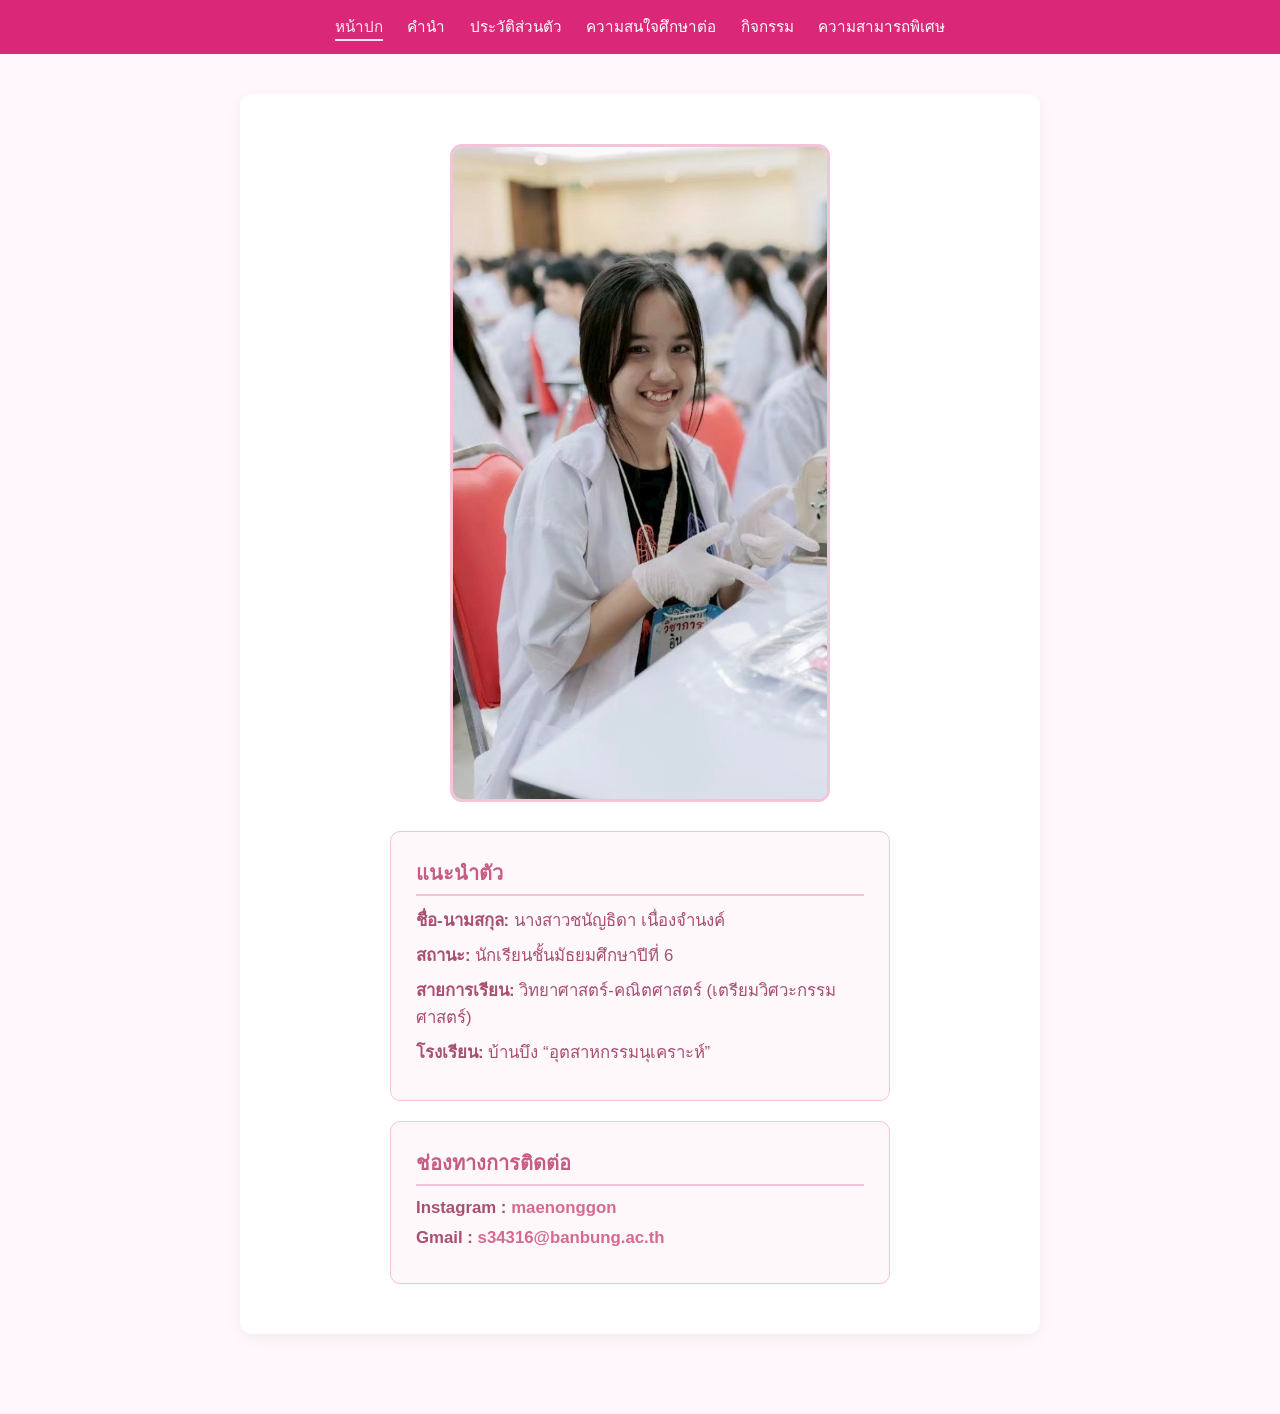
<file: index.html>
<!DOCTYPE html>
<html lang="th">
<head>
    <meta charset="UTF-8">
    <meta name="viewport" content="width=device-width, initial-scale=1.0">
    <title>Portfolio - หน้าปก</title>
    <style>
        * { box-sizing: border-box; margin: 0; padding: 0; }
        body { font-family: 'Sarabun', sans-serif; background: #fff7fb; color: #831843; padding-bottom: 40px; }
        
        /* แถบเมนูด้านบน */
        nav { background: #db2777; padding: 15px; text-align: center; }
        nav a { color: #fff; text-decoration: none; margin: 0 10px; font-weight: 500; font-size: 0.95rem; }
        nav a.active { color: #fce7f3; border-bottom: 2px solid #fce7f3; padding-bottom: 4px; }
        
        /* พื้นที่เนื้อหาหลัก */
        .container { max-width: 800px; margin: 40px auto; background: #fff; padding: 50px 30px; border-radius: 12px; text-align: center; box-shadow: 0 4px 15px rgba(0,0,0,0.05); }
        
        /* กล่องข้อมูลแนะนำตัว */
        .info-box { 
            background: #fff8fb; 
            padding: 25px; 
            border-radius: 10px; 
            display: block; 
            text-align: left; 
            border: 1px solid #f3c4d8; 
            margin: 0 auto 20px auto;
            max-width: 500px;
        }
        .info-box h2 { font-size: 1.25rem; color: #c75b83; margin-bottom: 12px; border-bottom: 2px solid #f3c4d8; padding-bottom: 5px; }
        .info-box p { font-size: 1.05rem; color: #a94f72; margin-bottom: 8px; line-height: 1.6; }
        
        /* กล่องช่องทางติดต่อ */
        .contact-box { 
            background: #fff8fb; 
            padding: 25px; 
            border-radius: 10px; 
            display: block; 
            text-align: left; 
            border: 1px solid #f3c4d8; 
            margin: 0 auto;
            max-width: 500px;
        }
        .contact-box h2 { font-size: 1.25rem; color: #c75b83; margin-bottom: 12px; border-bottom: 2px solid #f3c4d8; padding-bottom: 5px; }
        .contact-box p { font-size: 1.05rem; color: #a94f72; margin-bottom: 10px; }
        .contact-box a { color: #d66a91; text-decoration: none; font-weight: 600; }
        .contact-box a:hover { text-decoration: underline; }
    </style>
</head>
<body>

<!-- เมนูเปลี่ยนหน้า -->
<nav>
    <a href="index.html" class="active">หน้าปก</a>
    <a href="intro.html">คำนำ</a>
    <a href="profile.html">ประวัติส่วนตัว</a>
    <a href="education.html">ความสนใจศึกษาต่อ</a>
    <a href="activities.html">กิจกรรม</a>
    <a href="skills.html">ความสามารถพิเศษ</a>
</nav>

<div class="container">
    <!-- แสดงรูปตามสัดส่วนจริง ย่อขนาดความกว้างเหลือ 380px -->
    <img src="IMG_1691.jpeg" alt="รูปโปรไฟล์" style="width: 380px; max-width: 100%; height: auto; border-radius: 12px; border: 3px solid #f3c4d8; margin-bottom: 25px;">
    
    <!-- แนะนำตัว -->
    <div class="info-box">
        <h2> แนะนำตัว</h2>
        <p><strong>ชื่อ-นามสกุล:</strong> นางสาวชนัญธิดา เนื่องจำนงค์</p>
        <p><strong>สถานะ:</strong> นักเรียนชั้นมัธยมศึกษาปีที่ 6</p>
        <p><strong>สายการเรียน:</strong> วิทยาศาสตร์-คณิตศาสตร์ (เตรียมวิศวะกรรมศาสตร์)</p>
        <p><strong>โรงเรียน:</strong> บ้านบึง “อุตสาหกรรมนุเคราะห์”</p>
    </div>

    <!-- ช่องทางติดต่อ -->
    <div class="contact-box">
        <h2> ช่องทางการติดต่อ</h2>
        <p> <strong>Instagram :</strong> <a href="https://instagram.com/maenonggon" target="_blank">maenonggon</a></p>
        <p> <strong>Gmail :</strong> <a href="mailto:s34316@banbung.ac.th">s34316@banbung.ac.th</a></p>
    </div>
</div>

</body>
</html>
</file>
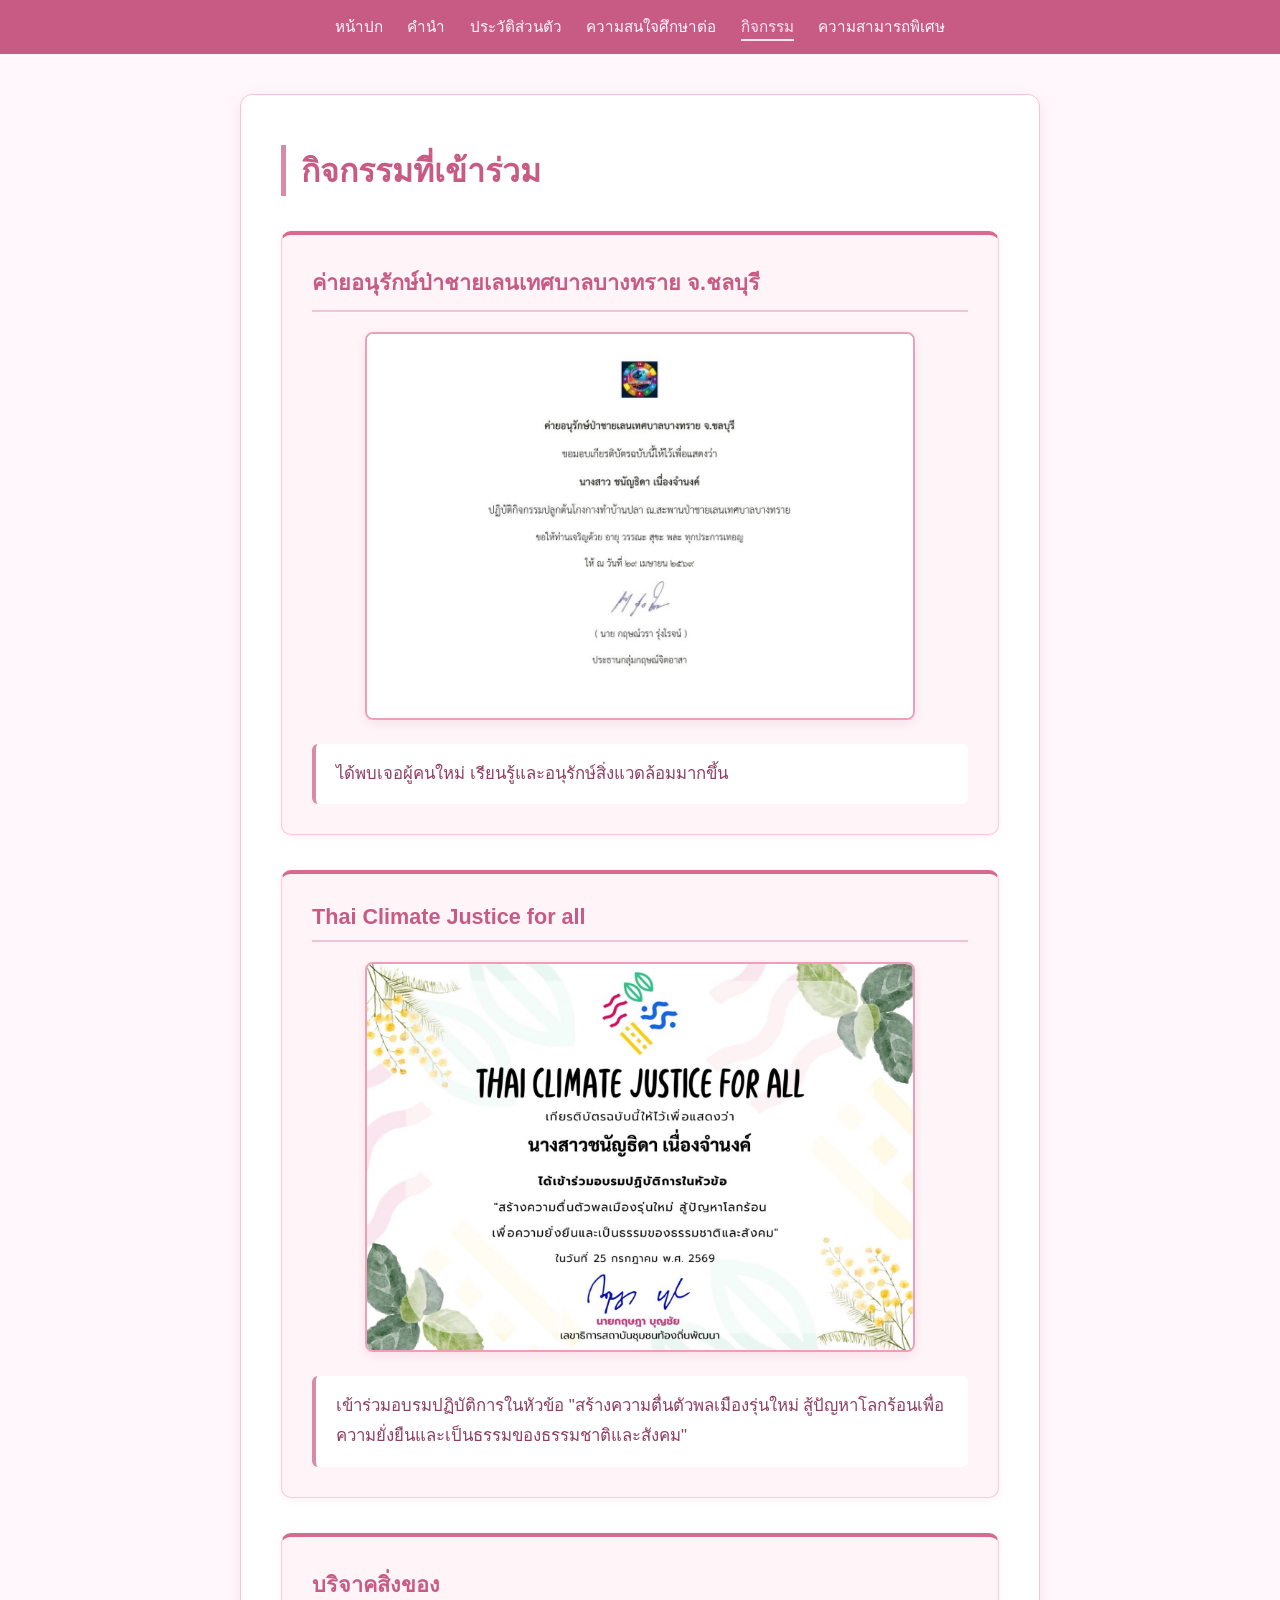
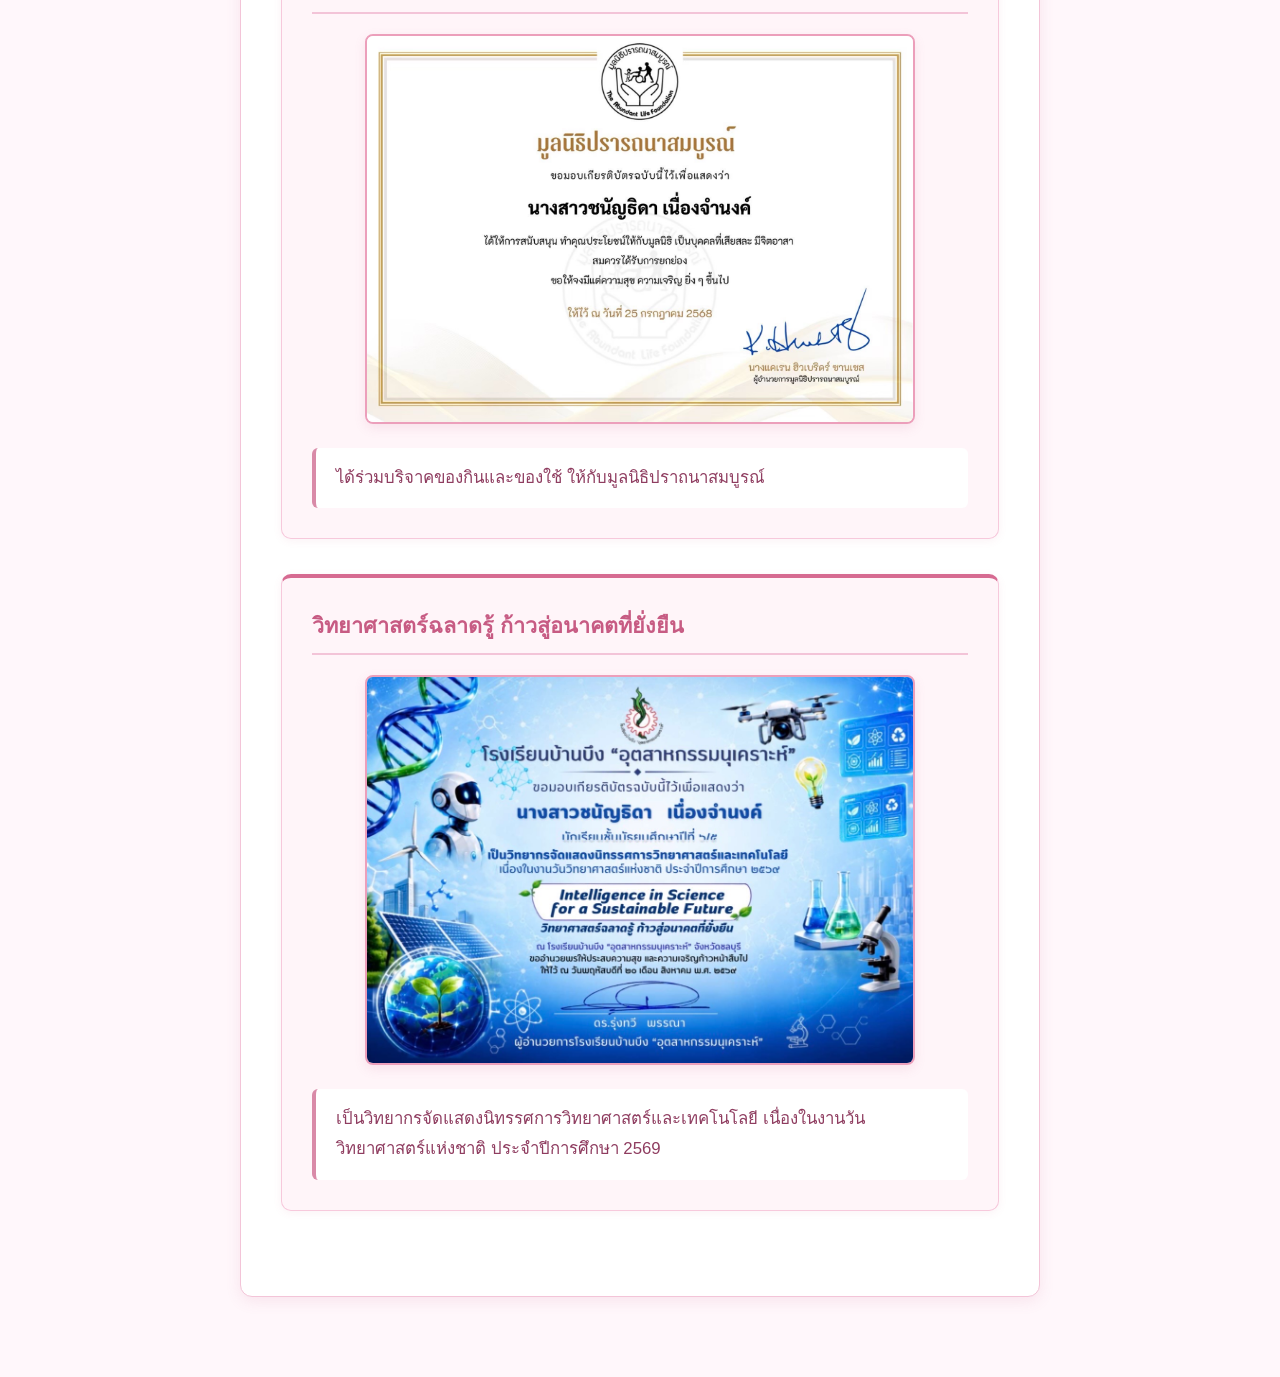
<file: activities.html>
<!DOCTYPE html>
<html lang="th">
<head>
    <meta charset="UTF-8">
    <meta name="viewport" content="width=device-width, initial-scale=1.0">
    <title>Portfolio - กิจกรรมที่เข้าร่วม</title>
    <style>
        * { box-sizing: border-box; margin: 0; padding: 0; }

        body {
            font-family: 'Sarabun', sans-serif;
            background: #fff7fb;
            color: #8f3d60;
            padding-bottom: 40px;
        }

        /* แถบเมนูด้านบน */
        nav {
            background: #c75b83;
            padding: 15px;
            text-align: center;
        }

        nav a {
            color: #fff8fb;
            text-decoration: none;
            margin: 0 10px;
            font-weight: 500;
            font-size: 0.95rem;
        }

        nav a.active {
            color: #ffe4ef;
            border-bottom: 2px solid #ffe4ef;
            padding-bottom: 4px;
        }

        /* พื้นที่เนื้อหาหลัก */
        .container {
            max-width: 800px;
            margin: 40px auto;
            background: #fff;
            padding: 50px 40px;
            border-radius: 12px;
            border: 1px solid #f3c4d8;
            box-shadow: 0 4px 15px rgba(199, 91, 131, 0.12);
        }

        h1 {
            color: #c75b83;
            font-size: 2rem;
            border-left: 5px solid #d98aa8;
            padding-left: 15px;
            margin-bottom: 35px;
        }

        /* การ์ดกิจกรรมแต่ละรายการ */
        .activity-card {
            background: #fff5f9;
            border: 1px solid #f7c9dc;
            border-top: 4px solid #d66a91;
            border-radius: 10px;
            padding: 30px;
            margin-bottom: 35px;
            text-align: center;
            box-shadow: 0 2px 8px rgba(199, 91, 131, 0.08);
        }

        .activity-card h2 {
            font-size: 1.35rem;
            color: #c75b83;
            margin-bottom: 20px;
            text-align: left;
            border-bottom: 2px solid #f3c4d8;
            padding-bottom: 10px;
        }

        /* กล่องรูปภาพขนาดใหญ่ */
        .activity-img-box {
            margin-bottom: 20px;
        }

        .activity-img-box img {
            width: 100%;
            max-width: 550px;
            height: auto;
            border-radius: 8px;
            border: 2px solid #ec9fbb;
            box-shadow: 0 4px 12px rgba(199, 91, 131, 0.12);
        }

        .activity-card p {
            font-size: 1.05rem;
            line-height: 1.8;
            color: #8f3d60;
            text-align: left;
            background: #fff;
            padding: 15px 20px;
            border-radius: 6px;
            border-left: 4px solid #d98aa8;
        }
    </style>
</head>

<body>

<!-- เมนูเปลี่ยนหน้า -->
<nav>
    <a href="index.html">หน้าปก</a>
    <a href="intro.html">คำนำ</a>
    <a href="profile.html">ประวัติส่วนตัว</a>
    <a href="education.html">ความสนใจศึกษาต่อ</a>
    <a href="activities.html" class="active">กิจกรรม</a>
    <a href="skills.html">ความสามารถพิเศษ</a>
</nav>

<div class="container">

    <h1>กิจกรรมที่เข้าร่วม</h1>

    <!-- กิจกรรมที่ 1 -->
    <div class="activity-card">
        <h2>ค่ายอนุรักษ์ป่าชายเลนเทศบาลบางทราย จ.ชลบุรี</h2>

        <div class="activity-img-box">
            <img src="IMG_1796.jpeg" alt="เข้าร่วมโครงการกับกลุ่มอาสาไทยแลนด์">
        </div>

        <p>
           ได้พบเจอผู้คนใหม่ เรียนรู้และอนุรักษ์สิ่งแวดล้อมมากขึ้น
        </p>
    </div>

    <!-- กิจกรรมที่ 2 -->
    <div class="activity-card">
        <h2>Thai Climate Justice for all</h2>

        <div class="activity-img-box">
            <img src="IMG_1798.jpeg" alt="Thai Climate Justice for all">
        </div>

        <p>
            เข้าร่วมอบรมปฏิบัติการในหัวข้อ "สร้างความตื่นตัวพลเมืองรุ่นใหม่ สู้ปัญหาโลกร้อนเพื่อความยั่งยืนและเป็นธรรมของธรรมชาติและสังคม"
        </p>
    </div>

    <!-- กิจกรรมที่ 3 -->
    <div class="activity-card">
        <h2>บริจาคสิ่งของ</h2>

        <div class="activity-img-box">
            <img src="IMG_1692.jpeg" alt="บริจาคสิ่งของ">
        </div>

        <p>
            ได้ร่วมบริจาคของกินและของใช้ ให้กับมูลนิธิปราถนาสมบูรณ์
        </p>
    </div>

        <!-- กิจกรรมที่ 4 -->
    <div class="activity-card">
        <h2>วิทยาศาสตร์ฉลาดรู้ ก้าวสู่อนาคตที่ยั่งยืน</h2>

        <div class="activity-img-box">
            <img src="IMG_1801.jpeg" alt="วิทยาศาสตร์ฉลาดรู้ ก้าวสู่อนาคตที่ยั่งยืน">
        </div>

        <p>
           เป็นวิทยากรจัดแสดงนิทรรศการวิทยาศาสตร์และเทคโนโลยี เนื่องในงานวันวิทยาศาสตร์แห่งชาติ ประจำปีการศึกษา 2569
        </p>
    </div>

</body>
</html>
</file>
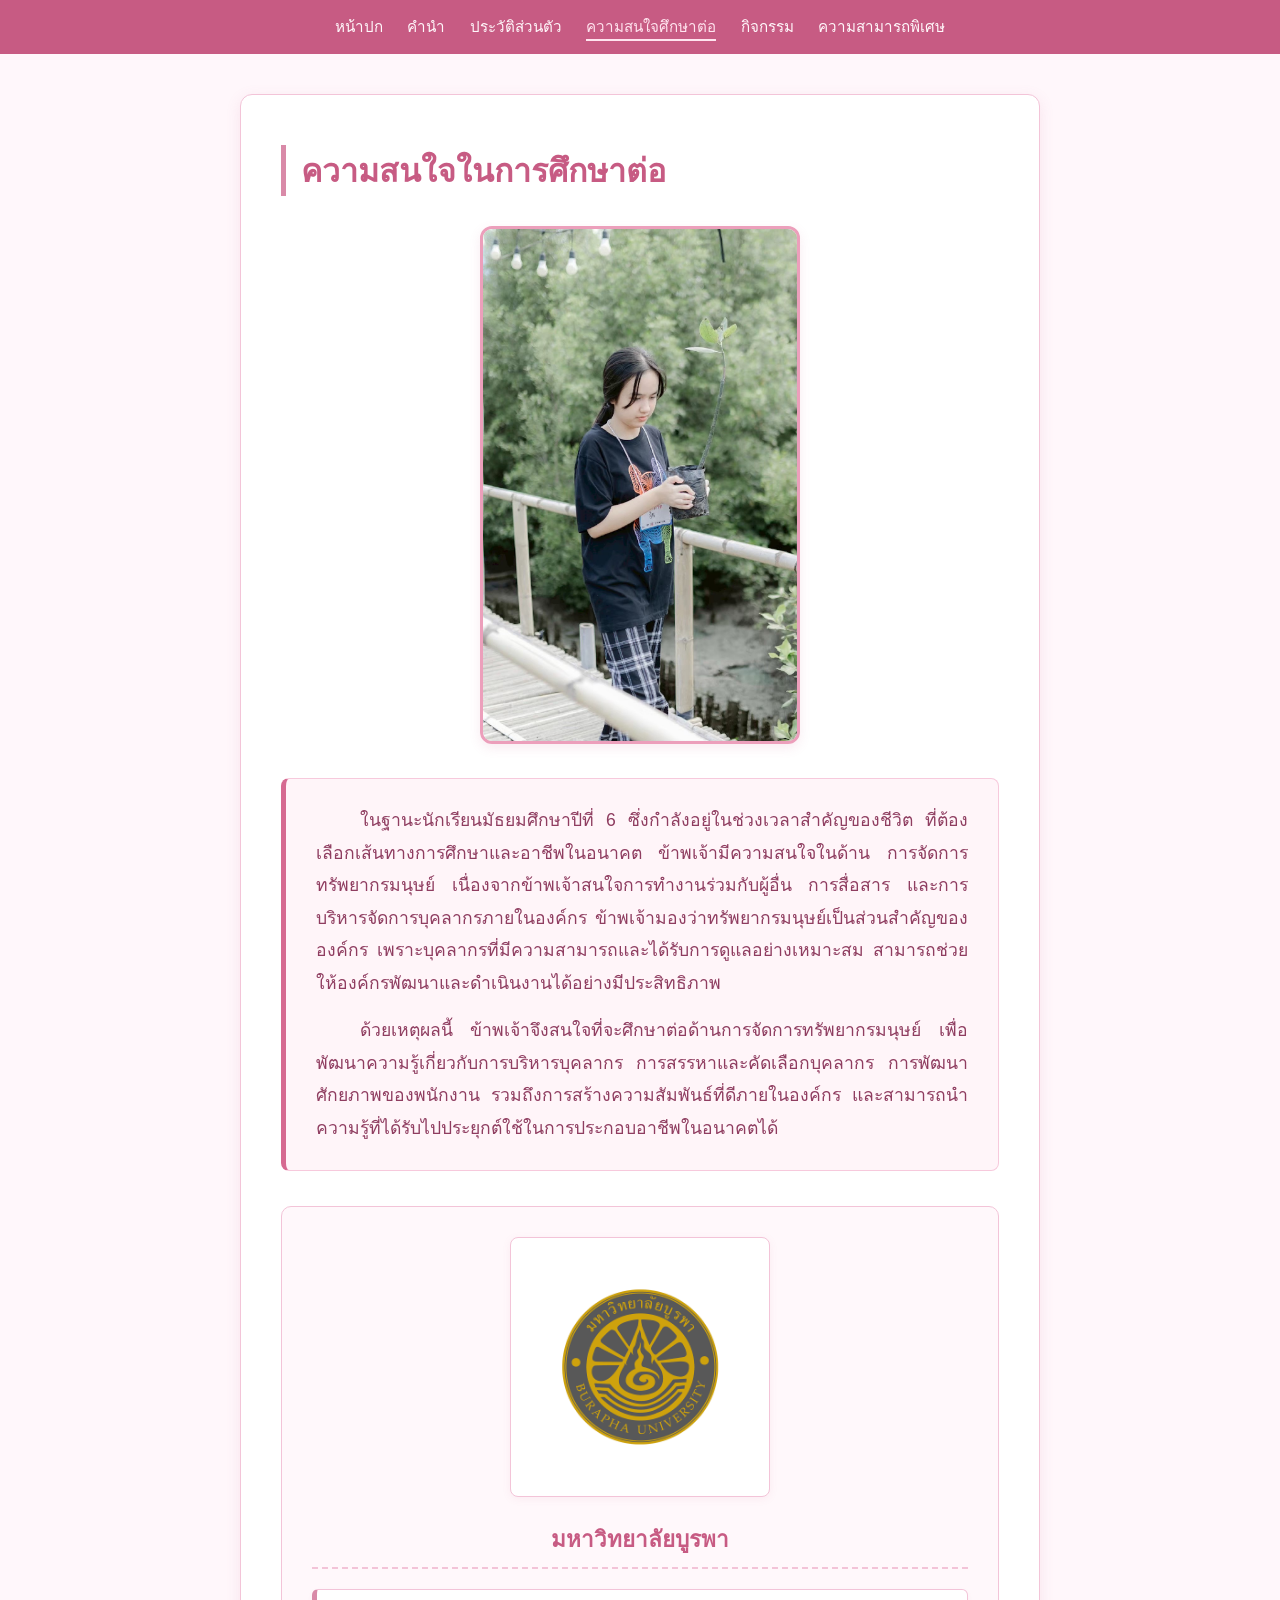
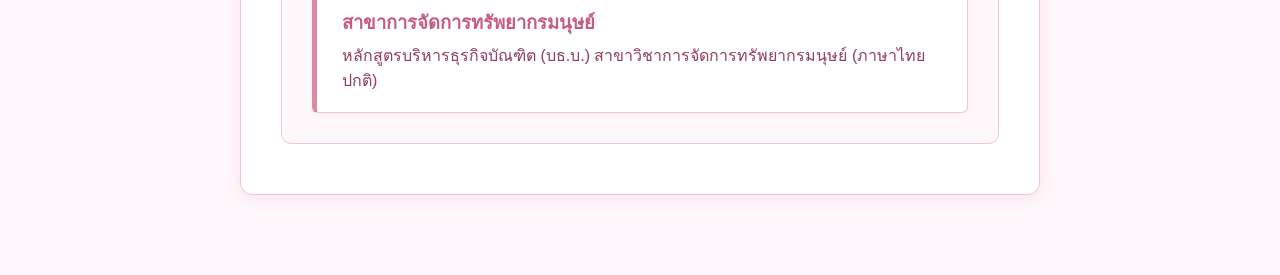
<file: education.html>
<!DOCTYPE html>
<html lang="th">
<head>
    <meta charset="UTF-8">
    <meta name="viewport" content="width=device-width, initial-scale=1.0">
    <title>Portfolio - ความสนใจศึกษาต่อ</title>
    <style>
        * { box-sizing: border-box; margin: 0; padding: 0; }

        body {
            font-family: 'Sarabun', sans-serif;
            background: #fff7fb;
            color: #8f3d60;
            padding-bottom: 40px;
        }

        /* แถบเมนูด้านบน */
        nav {
            background: #c75b83;
            padding: 15px;
            text-align: center;
        }

        nav a {
            color: #fff8fb;
            text-decoration: none;
            margin: 0 10px;
            font-weight: 500;
            font-size: 0.95rem;
        }

        nav a.active {
            color: #ffe4ef;
            border-bottom: 2px solid #ffe4ef;
            padding-bottom: 4px;
        }

        /* พื้นที่เนื้อหาหลัก */
        .container {
            max-width: 800px;
            margin: 40px auto;
            background: #fff;
            padding: 50px 40px;
            border-radius: 12px;
            border: 1px solid #f3c4d8;
            box-shadow: 0 4px 15px rgba(199, 91, 131, 0.12);
        }

        h1 {
            color: #c75b83;
            font-size: 2rem;
            border-left: 5px solid #d98aa8;
            padding-left: 15px;
            margin-bottom: 30px;
        }

        /* รูปภาพประกอบบทความ */
        .featured-img-box {
            text-align: center;
            margin-bottom: 30px;
        }

        .featured-img-box img {
            width: 320px;
            max-width: 100%;
            height: auto;
            border-radius: 12px;
            border: 3px solid #ec9fbb;
            box-shadow: 0 4px 12px rgba(199, 91, 131, 0.12);
        }

        /* เนื้อหาความสนใจ */
        .article-card {
            background: #fff5f9;
            border: 1px solid #f7c9dc;
            border-left: 5px solid #d66a91;
            padding: 25px 30px;
            border-radius: 8px;
            margin-bottom: 35px;
        }

        .article-card p {
            font-size: 1.1rem;
            line-height: 1.85;
            color: #8f3d60;
            text-align: justify;
            text-indent: 2.5em;
            margin-bottom: 15px;
        }

        .article-card p:last-child {
            margin-bottom: 0;
        }

        /* ส่วนสถาบันและคณะที่สนใจ */
        .target-section {
            background: #fff8fb;
            border: 1px solid #f3c4d8;
            padding: 30px;
            border-radius: 10px;
        }

        /* ช่องใส่รูปตราสัญลักษณ์มหาวิทยาลัย */
        .uni-img-box {
            text-align: center;
            margin-bottom: 20px;
        }

        .uni-img-box img {
            max-width: 260px;
            width: 100%;
            height: auto;
            border-radius: 8px;
            background: #fff;
            padding: 10px;
            border: 1px solid #f3c4d8;
            box-shadow: 0 2px 8px rgba(199, 91, 131, 0.08);
        }

        .faculty-title {
            text-align: center;
            font-size: 1.4rem;
            color: #c75b83;
            margin-bottom: 20px;
            padding-bottom: 10px;
            border-bottom: 2px dashed #f3c4d8;
        }

        /* รายการสาขาวิชาต่อเรียงลงมา */
        .major-list {
            display: flex;
            flex-direction: column;
            gap: 15px;
        }

        .major-item {
            background: #fff;
            border-left: 5px solid #d98aa8;
            border-top: 1px solid #f3c4d8;
            border-right: 1px solid #f3c4d8;
            border-bottom: 1px solid #f3c4d8;
            padding: 18px 25px;
            border-radius: 6px;
            box-shadow: 0 2px 5px rgba(199, 91, 131, 0.06);
        }

        .major-item h3 {
            font-size: 1.15rem;
            color: #c75b83;
            margin-bottom: 6px;
        }

        .major-item p {
            font-size: 1rem;
            color: #8f3d60;
            line-height: 1.6;
        }
    </style>
</head>

<body>

<!-- เมนูเปลี่ยนหน้า -->
<nav>
    <a href="index.html">หน้าปก</a>
    <a href="intro.html">คำนำ</a>
    <a href="profile.html">ประวัติส่วนตัว</a>
    <a href="education.html" class="active">ความสนใจศึกษาต่อ</a>
    <a href="activities.html">กิจกรรม</a>
    <a href="skills.html">ความสามารถพิเศษ</a>
</nav>

<div class="container">

    <h1>ความสนใจในการศึกษาต่อ</h1>

    <!-- 1. รูปภาพประกอบบทความ -->
    <div class="featured-img-box">
        <img src="IMG_1795.jpeg" alt="รูปประกอบความสนใจ">
    </div>

    <!-- 2. แรงบันดาลใจและความสนใจ -->
    <div class="article-card">

        <p>
            ในฐานะนักเรียนมัธยมศึกษาปีที่ 6 ซึ่งกำลังอยู่ในช่วงเวลาสำคัญของชีวิต
            ที่ต้องเลือกเส้นทางการศึกษาและอาชีพในอนาคต ข้าพเจ้ามีความสนใจในด้าน
            การจัดการทรัพยากรมนุษย์ เนื่องจากข้าพเจ้าสนใจการทำงานร่วมกับผู้อื่น
            การสื่อสาร และการบริหารจัดการบุคลากรภายในองค์กร
            ข้าพเจ้ามองว่าทรัพยากรมนุษย์เป็นส่วนสำคัญขององค์กร
            เพราะบุคลากรที่มีความสามารถและได้รับการดูแลอย่างเหมาะสม
            สามารถช่วยให้องค์กรพัฒนาและดำเนินงานได้อย่างมีประสิทธิภาพ
        </p>

        <p>
            ด้วยเหตุผลนี้ ข้าพเจ้าจึงสนใจที่จะศึกษาต่อด้านการจัดการทรัพยากรมนุษย์
            เพื่อพัฒนาความรู้เกี่ยวกับการบริหารบุคลากร การสรรหาและคัดเลือกบุคลากร
            การพัฒนาศักยภาพของพนักงาน รวมถึงการสร้างความสัมพันธ์ที่ดีภายในองค์กร
            และสามารถนำความรู้ที่ได้รับไปประยุกต์ใช้ในการประกอบอาชีพในอนาคตได้
        </p>

    </div>

    <!-- 3. คณะ/สาขา/มหาวิทยาลัย ที่สนใจ -->
    <div class="target-section">

        <!-- ช่องใส่รูปตราสัญลักษณ์มหาวิทยาลัย -->
        <div class="uni-img-box">
            <img src="IMG_1794.jpeg" alt="ตราสัญลักษณ์มหาวิทยาลัย">
        </div>

        <!-- ชื่อมหาวิทยาลัย -->
        <h2 class="faculty-title">
            มหาวิทยาลัยบูรพา
        </h2>

        <!-- รายการสาขาวิชาเรียงต่อกันลงมา -->
        <div class="major-list">

            <div class="major-item">
                <h3> สาขาการจัดการทรัพยากรมนุษย์</h3>
                <p>
                    หลักสูตรบริหารธุรกิจบัณฑิต (บธ.บ.) สาขาวิชาการจัดการทรัพยากรมนุษย์ (ภาษาไทย ปกติ)
                </p>
            </div>

        </div>

    </div>

</div>

</body>
</html>
</file>
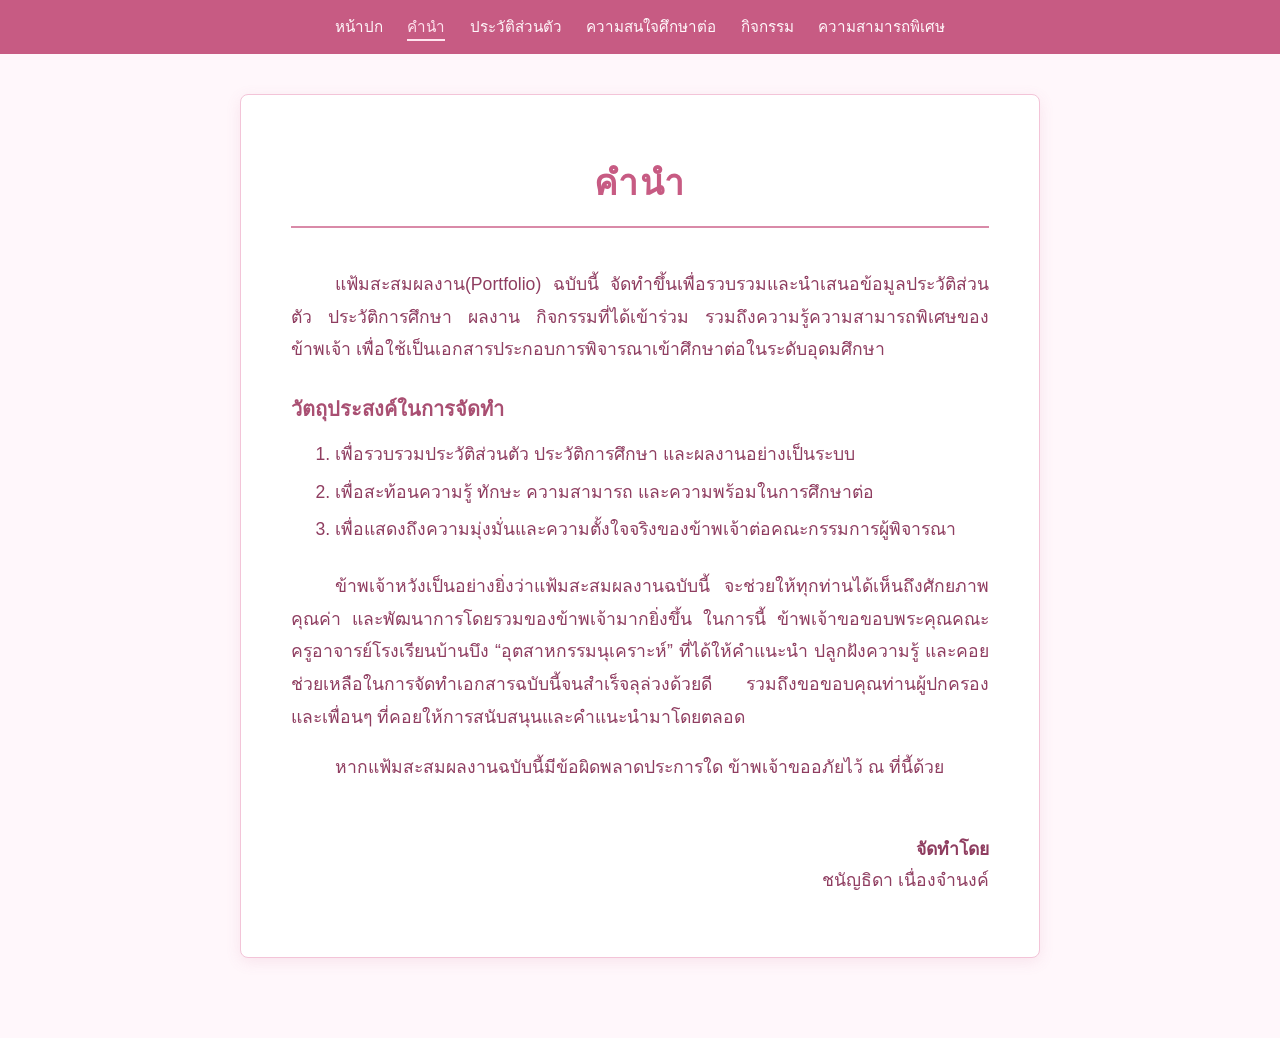
<file: intro.html>
<!DOCTYPE html>
<html lang="th">
<head>
    <meta charset="UTF-8">
    <meta name="viewport" content="width=device-width, initial-scale=1.0">
    <title>Portfolio - คำนำ</title>
    <style>
        * { box-sizing: border-box; margin: 0; padding: 0; }

        body { 
            font-family: 'Sarabun', sans-serif; 
            background: #fff7fb; 
            color: #8f3d60; 
            padding-bottom: 40px; 
        }
        
        /* แถบเมนูด้านบน */
        nav { 
            background: #c75b83; 
            padding: 15px; 
            text-align: center; 
        }

        nav a { 
            color: #fff8fb; 
            text-decoration: none; 
            margin: 0 10px; 
            font-weight: 500; 
            font-size: 0.95rem; 
        }

        nav a.active { 
            color: #ffe4ef; 
            border-bottom: 2px solid #ffe4ef; 
            padding-bottom: 4px; 
        }
        
        /* พื้นที่เนื้อหาหลักแบบเล่มรายงาน */
        .container { 
            max-width: 800px; 
            margin: 40px auto; 
            background: #ffffff; 
            padding: 60px 50px; 
            border-radius: 8px; 
            box-shadow: 0 4px 15px rgba(199,91,131,0.12); 
            border: 1px solid #f3c4d8;
        }
        
        .report-header { 
            text-align: center; 
            margin-bottom: 40px; 
            border-bottom: 2px solid #d98aa8; 
            padding-bottom: 15px; 
        }

        .report-header h1 { 
            font-size: 2.2rem; 
            color: #c75b83; 
            letter-spacing: 2px; 
        }
        
        .section-title { 
            font-size: 1.25rem; 
            font-weight: 600; 
            color: #a94f72; 
            margin-top: 25px; 
            margin-bottom: 12px; 
        }
        
        .content { 
            font-size: 1.1rem; 
            line-height: 1.85; 
            color: #8f3d60; 
            text-align: justify; 
        }

        .content p { 
            margin-bottom: 18px; 
            text-indent: 2.5em; 
        }
        
        .objective-list { 
            margin-left: 2.5em; 
            margin-bottom: 25px; 
        }

        .objective-list li { 
            margin-bottom: 8px; 
            line-height: 1.7; 
            color: #8f3d60;
        }
        
        .signature-block { 
            margin-top: 50px; 
            text-align: right; 
            font-size: 1.1rem; 
            color: #8f3d60; 
            line-height: 1.8; 
        }
    </style>
</head>
<body>

<!-- เมนูเปลี่ยนหน้า -->
<nav>
    <a href="index.html">หน้าปก</a>
    <a href="intro.html" class="active">คำนำ</a>
    <a href="profile.html">ประวัติส่วนตัว</a>
    <a href="education.html">ความสนใจศึกษาต่อ</a>
    <a href="activities.html">กิจกรรม</a>
    <a href="skills.html">ความสามารถพิเศษ</a>
</nav>

<div class="container">
    <div class="report-header">
        <h1>คำนำ</h1>
    </div>
    
    <div class="content">
        <p>แฟ้มสะสมผลงาน(Portfolio) ฉบับนี้ จัดทำขึ้นเพื่อรวบรวมและนำเสนอข้อมูลประวัติส่วนตัว ประวัติการศึกษา ผลงาน กิจกรรมที่ได้เข้าร่วม รวมถึงความรู้ความสามารถพิเศษของข้าพเจ้า เพื่อใช้เป็นเอกสารประกอบการพิจารณาเข้าศึกษาต่อในระดับอุดมศึกษา</p>
        
        <div class="section-title">วัตถุประสงค์ในการจัดทำ</div>
        <ol class="objective-list">
            <li>เพื่อรวบรวมประวัติส่วนตัว ประวัติการศึกษา และผลงานอย่างเป็นระบบ</li>
            <li>เพื่อสะท้อนความรู้ ทักษะ ความสามารถ และความพร้อมในการศึกษาต่อ</li>
            <li>เพื่อแสดงถึงความมุ่งมั่นและความตั้งใจจริงของข้าพเจ้าต่อคณะกรรมการผู้พิจารณา</li>
        </ol>

        <p>ข้าพเจ้าหวังเป็นอย่างยิ่งว่าแฟ้มสะสมผลงานฉบับนี้ จะช่วยให้ทุกท่านได้เห็นถึงศักยภาพ คุณค่า และพัฒนาการโดยรวมของข้าพเจ้ามากยิ่งขึ้น ในการนี้ ข้าพเจ้าขอขอบพระคุณคณะครูอาจารย์โรงเรียนบ้านบึง “อุตสาหกรรมนุเคราะห์” ที่ได้ให้คำแนะนำ ปลูกฝังความรู้ และคอยช่วยเหลือในการจัดทำเอกสารฉบับนี้จนสำเร็จลุล่วงด้วยดี รวมถึงขอขอบคุณท่านผู้ปกครองและเพื่อนๆ ที่คอยให้การสนับสนุนและคำแนะนำมาโดยตลอด</p>
        
        <p>หากแฟ้มสะสมผลงานฉบับนี้มีข้อผิดพลาดประการใด ข้าพเจ้าขออภัยไว้ ณ ที่นี้ด้วย</p>
    </div>

    <div class="signature-block">
        <p><strong>จัดทำโดย</strong></p>
        <p>ชนัญธิดา เนื่องจำนงค์</p>
    </div>
</div>

</body>
</html>
</file>
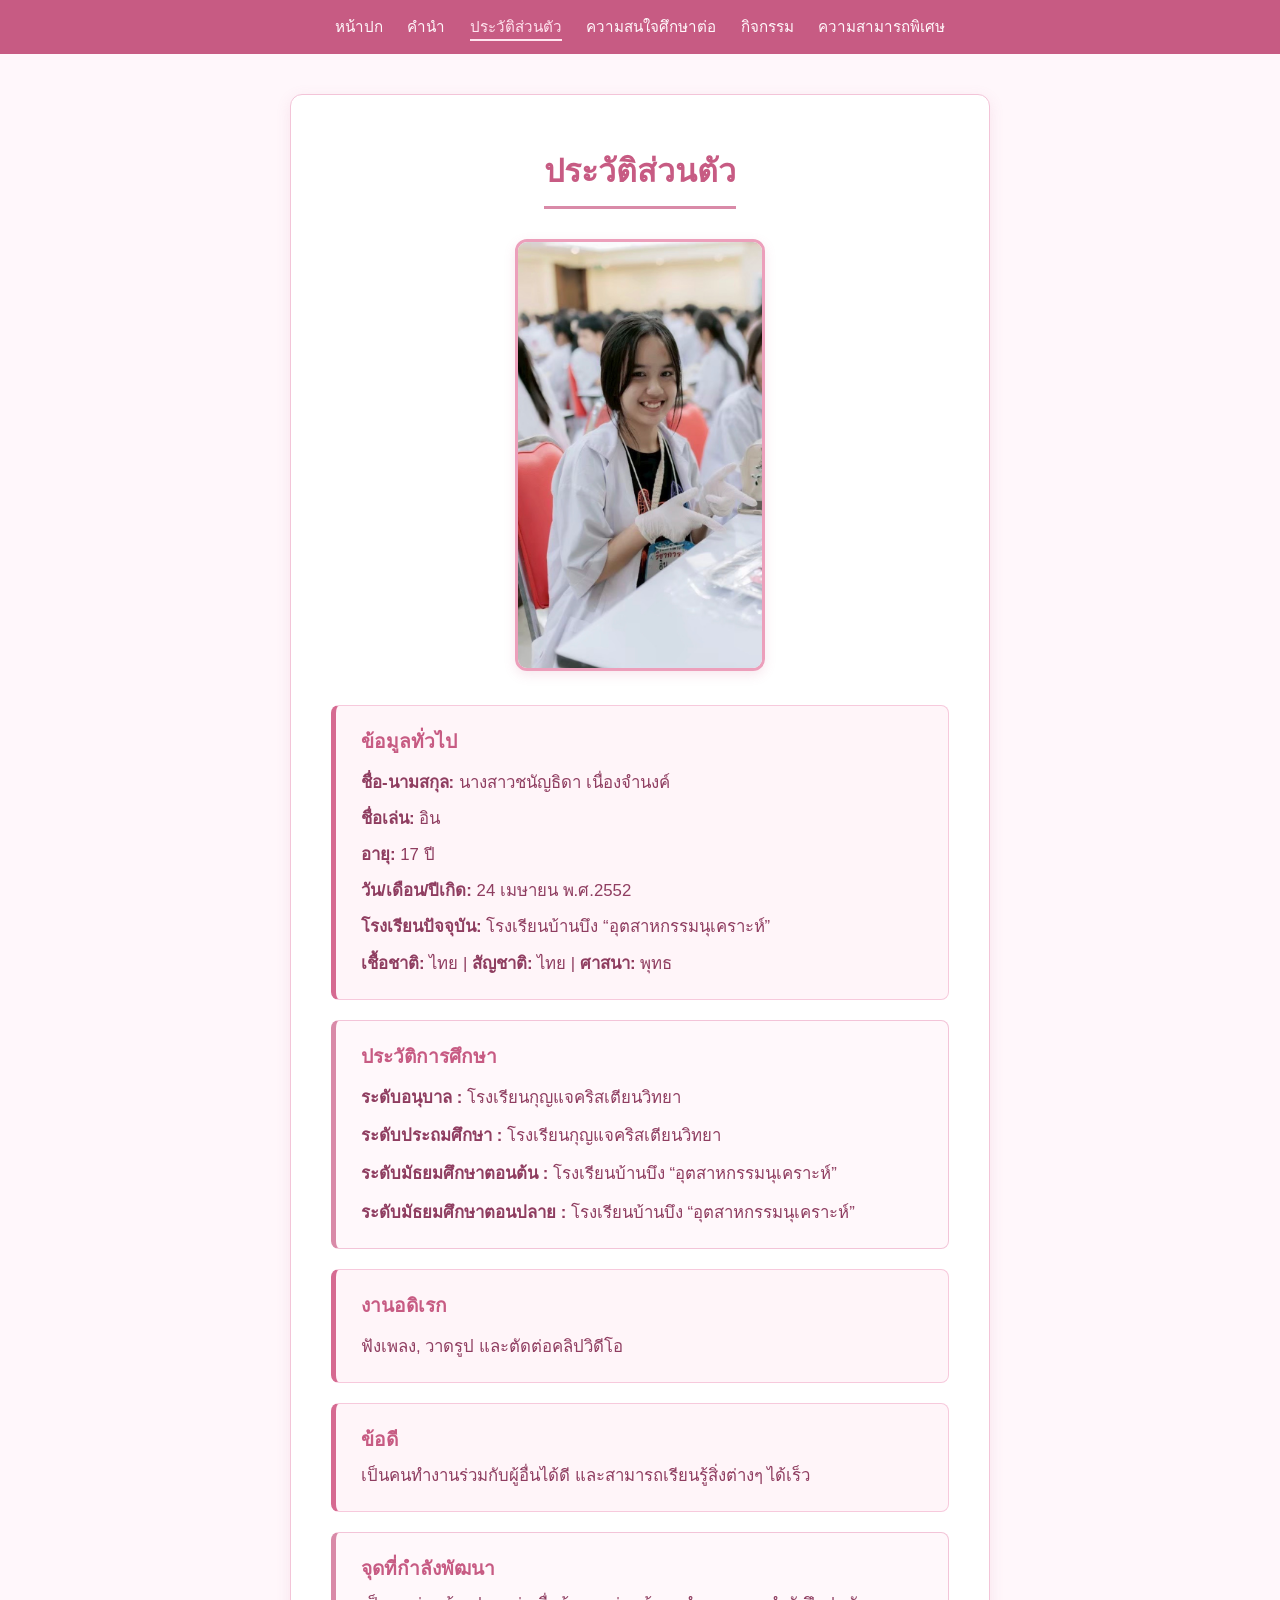
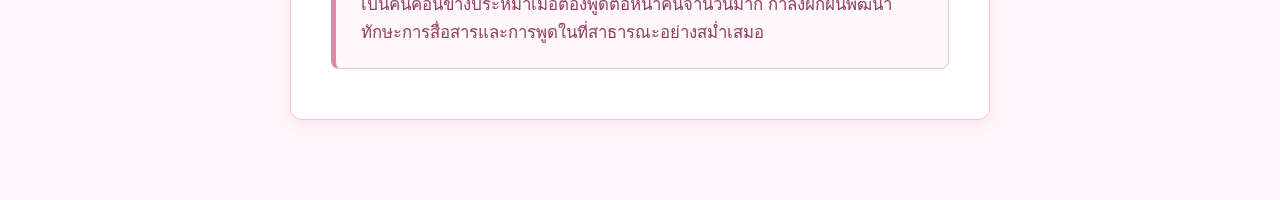
<file: profile.html>
<!DOCTYPE html>
<html lang="th">
<head>
    <meta charset="UTF-8">
    <meta name="viewport" content="width=device-width, initial-scale=1.0">
    <title>Portfolio - ประวัติส่วนตัว</title>
    <style>
        * { box-sizing: border-box; margin: 0; padding: 0; }

        body { 
            font-family: 'Sarabun', sans-serif; 
            background: #fff7fb; 
            color: #8f3d60; 
            padding-bottom: 40px; 
        }
        
        /* แถบเมนูด้านบน */
        nav { 
            background: #c75b83; 
            padding: 15px; 
            text-align: center; 
        }

        nav a { 
            color: #fff8fb; 
            text-decoration: none; 
            margin: 0 10px; 
            font-weight: 500; 
            font-size: 0.95rem; 
        }

        nav a.active { 
            color: #ffe4ef; 
            border-bottom: 2px solid #ffe4ef; 
            padding-bottom: 4px; 
        }
        
        /* พื้นที่เนื้อหาหลัก */
        .container { 
            max-width: 700px; 
            margin: 40px auto; 
            background: #ffffff; 
            padding: 50px 40px; 
            border-radius: 12px; 
            box-shadow: 0 4px 15px rgba(199,91,131,0.12); 
            text-align: center;
            border: 1px solid #f3c4d8;
        }
        
        h1 { 
            color: #c75b83; 
            font-size: 2rem; 
            border-bottom: 3px solid #d98aa8; 
            padding-bottom: 10px; 
            margin-bottom: 30px; 
            display: inline-block; 
        }
        
        /* ส่วนรูปภาพตรงกลาง */
        .profile-img-box { 
            margin-bottom: 30px; 
        }

        .profile-img-box img {
            width: 250px;
            height: auto;
            border-radius: 12px;
            border: 3px solid #ec9fbb;
            box-shadow: 0 4px 12px rgba(199,91,131,0.15);
        }
        
        /* กล่องข้อมูลทั่วไป */
        .info-card {
            background: #fff5f9;
            border: 1px solid #f7c9dc;
            border-left: 5px solid #d66a91;
            padding: 20px 25px;
            border-radius: 8px;
            margin-bottom: 20px;
            text-align: left;
        }

        .info-card h2 { 
            font-size: 1.2rem; 
            color: #c75b83; 
            margin-bottom: 12px; 
        }

        .info-card p { 
            font-size: 1.05rem; 
            color: #8f3d60; 
            line-height: 1.8; 
            margin-bottom: 6px; 
        }

        .info-card p:last-child { 
            margin-bottom: 0; 
        }
        
        /* กล่องประวัติการศึกษา */
        .education-card {
            background: #fff8fb;
            border: 1px solid #f3c4d8;
            border-left: 5px solid #d98aa8;
            padding: 20px 25px;
            border-radius: 8px;
            margin-bottom: 20px;
            text-align: left;
        }

        .education-card h2 { 
            font-size: 1.2rem; 
            color: #c75b83; 
            margin-bottom: 12px; 
        }

        .education-card p { 
            font-size: 1.05rem; 
            color: #8f3d60; 
            line-height: 1.8; 
            margin-bottom: 8px; 
        }

        .education-card p:last-child { 
            margin-bottom: 0; 
        }

        /* กล่องข้อดี */
        .advantage-card {
            background: #fff5f9;
            border: 1px solid #f7c9dc;
            border-left: 5px solid #d66a91;
            padding: 20px 25px;
            border-radius: 8px;
            margin-bottom: 20px;
            text-align: left;
        }

        .advantage-card h2 { 
            font-size: 1.2rem; 
            color: #c75b83; 
            margin-bottom: 8px; 
        }

        .advantage-card p { 
            font-size: 1.05rem; 
            color: #8f3d60; 
            line-height: 1.7; 
        }
        
        /* กล่องจุดที่กำลังพัฒนา */
        .improvement-card {
            background: #fff8fb;
            border: 1px solid #f3c4d8;
            border-left: 5px solid #d98aa8;
            padding: 20px 25px;
            border-radius: 8px;
            text-align: left;
        }

        .improvement-card h2 { 
            font-size: 1.2rem; 
            color: #c75b83; 
            margin-bottom: 8px; 
        }

        .improvement-card p { 
            font-size: 1.05rem; 
            color: #8f3d60; 
            line-height: 1.7; 
        }
    </style>
</head>
<body>

<!-- เมนูเปลี่ยนหน้า -->
<nav>
    <a href="index.html">หน้าปก</a>
    <a href="intro.html">คำนำ</a>
    <a href="profile.html" class="active">ประวัติส่วนตัว</a>
    <a href="education.html">ความสนใจศึกษาต่อ</a>
    <a href="activities.html">กิจกรรม</a>
    <a href="skills.html">ความสามารถพิเศษ</a>
</nav>

<div class="container">
    <h1>ประวัติส่วนตัว</h1>
    
    <!-- 1. รูปภาพ -->
    <div class="profile-img-box">
        <img src="IMG_1691.jpeg" alt="รูปโปรไฟล์">
    </div>
    
    <!-- 2. ข้อมูลส่วนตัว -->
    <div class="info-card">
        <h2>ข้อมูลทั่วไป</h2>
        <p><strong>ชื่อ-นามสกุล:</strong> นางสาวชนัญธิดา เนื่องจำนงค์</p>
        <p><strong>ชื่อเล่น:</strong> อิน</p>
        <p><strong>อายุ:</strong> 17 ปี</p>
        <p><strong>วัน/เดือน/ปีเกิด:</strong> 24 เมษายน พ.ศ.2552</p>
        <p><strong>โรงเรียนปัจจุบัน:</strong> โรงเรียนบ้านบึง “อุตสาหกรรมนุเคราะห์”</p>
        <p><strong>เชื้อชาติ:</strong> ไทย | <strong>สัญชาติ:</strong> ไทย | <strong>ศาสนา:</strong> พุทธ</p>
    </div>

    <!-- 3. ประวัติการศึกษา -->
    <div class="education-card">
        <h2>ประวัติการศึกษา</h2>
        <p><strong>ระดับอนุบาล :</strong> โรงเรียนกุญแจคริสเตียนวิทยา</p>
        <p><strong>ระดับประถมศึกษา :</strong> โรงเรียนกุญแจคริสเตียนวิทยา</p>
        <p><strong>ระดับมัธยมศึกษาตอนต้น :</strong> โรงเรียนบ้านบึง “อุตสาหกรรมนุเคราะห์”</p>
        <p><strong>ระดับมัธยมศึกษาตอนปลาย :</strong> โรงเรียนบ้านบึง “อุตสาหกรรมนุเคราะห์”</p>
    </div>

    <!-- 4. งานอดิเรก -->
    <div class="info-card">
        <h2>งานอดิเรก</h2>
        <p>ฟังเพลง, วาดรูป และตัดต่อคลิปวิดีโอ</p>
    </div>

    <!-- 5. ข้อดี -->
    <div class="advantage-card">
        <h2>ข้อดี</h2>
        <p>เป็นคนทำงานร่วมกับผู้อื่นได้ดี และสามารถเรียนรู้สิ่งต่างๆ ได้เร็ว</p>
    </div>

    <!-- 6. จุดที่กำลังพัฒนา -->
    <div class="improvement-card">
        <h2>จุดที่กำลังพัฒนา</h2>
        <p>เป็นคนค่อนข้างประหม่าเมื่อต้องพูดต่อหน้าคนจำนวนมาก กำลังฝึกฝนพัฒนาทักษะการสื่อสารและการพูดในที่สาธารณะอย่างสม่ำเสมอ</p>
    </div>
</div>

</body>
</html>
</file>
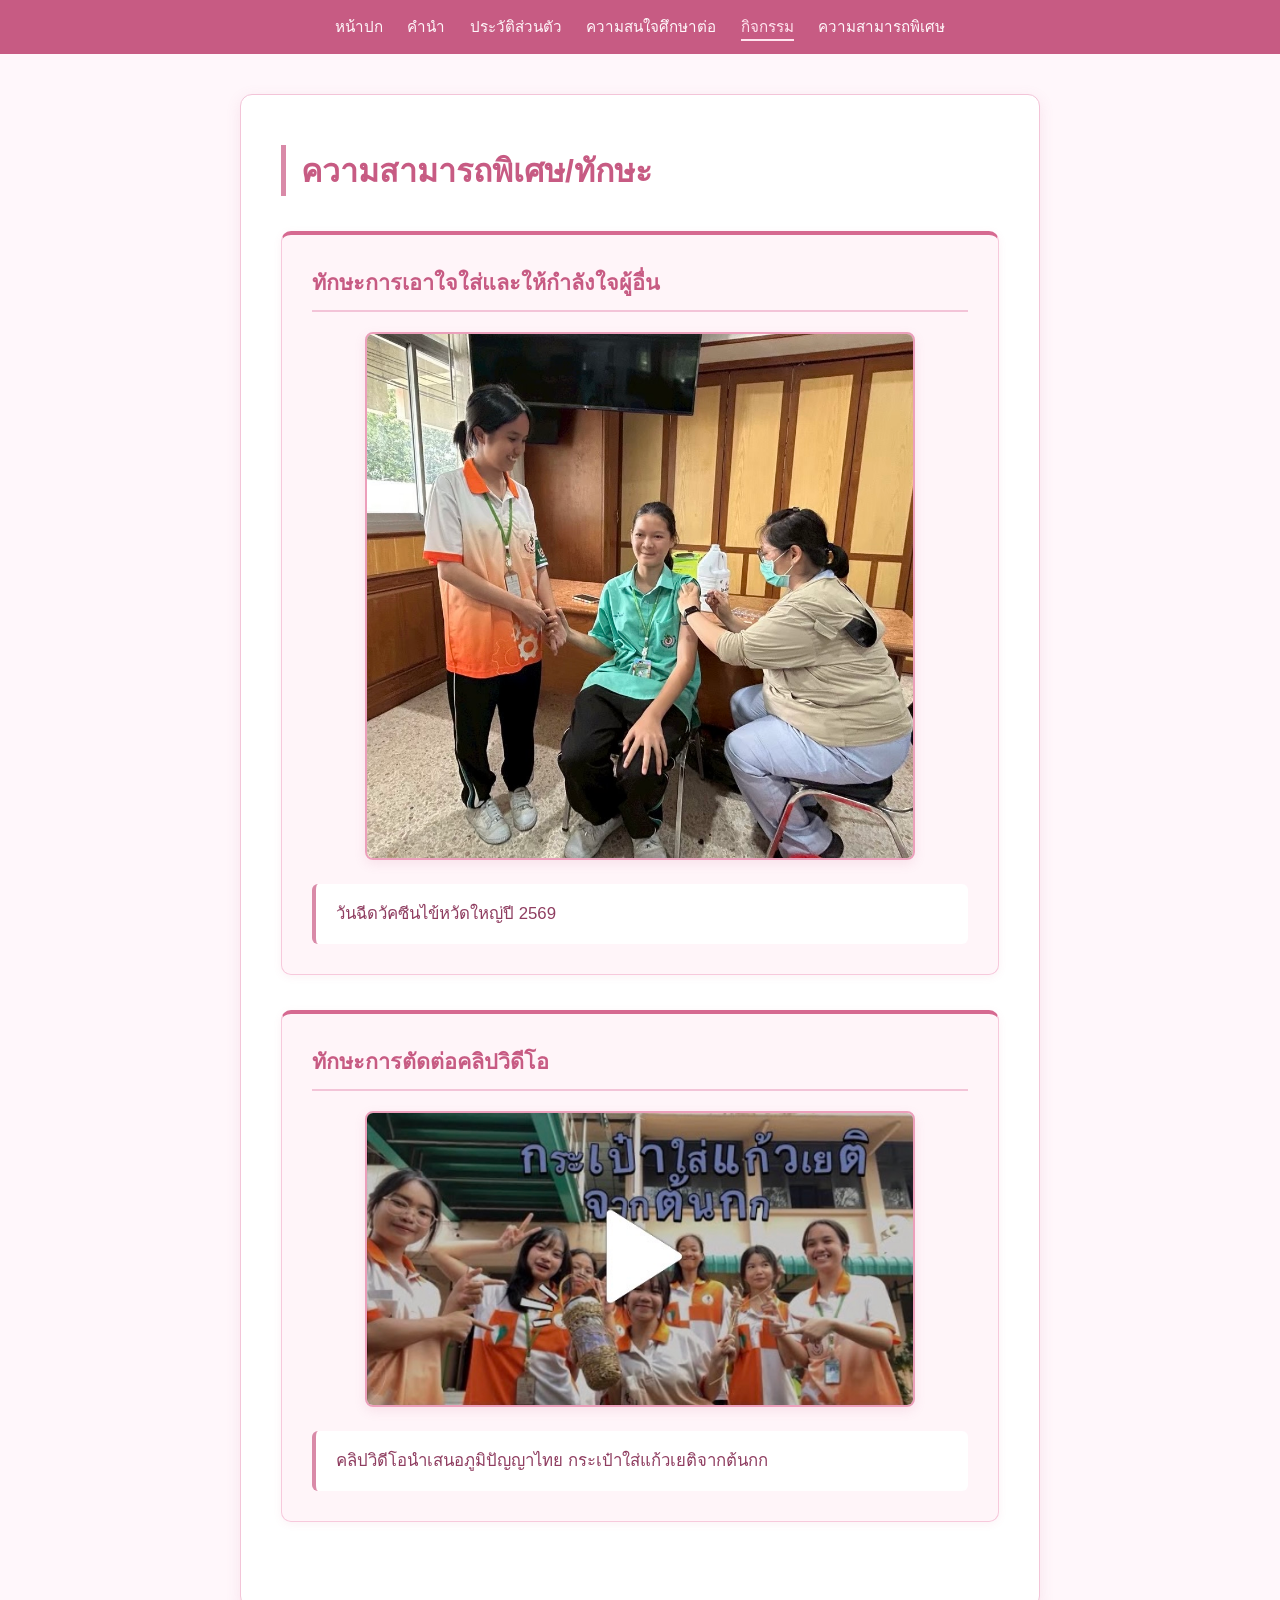
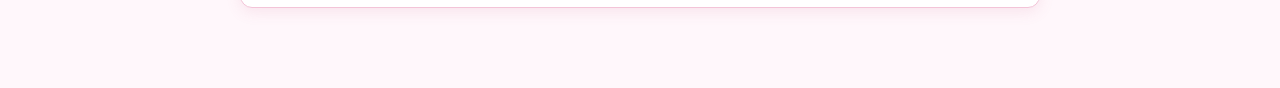
<file: skills.html>
<!DOCTYPE html>
<html lang="th">
<head>
    <meta charset="UTF-8">
    <meta name="viewport" content="width=device-width, initial-scale=1.0">
    <title>Portfolio - กิจกรรมที่เข้าร่วม</title>

    <style>
        * {
            box-sizing: border-box;
            margin: 0;
            padding: 0;
        }

        body {
            font-family: 'Sarabun', sans-serif;
            background: #fff7fb;
            color: #8f3d60;
            padding-bottom: 40px;
        }

        /* แถบเมนูด้านบน */
        nav {
            background: #c75b83;
            padding: 15px;
            text-align: center;
        }

        nav a {
            color: #fff8fb;
            text-decoration: none;
            margin: 0 10px;
            font-weight: 500;
            font-size: 0.95rem;
        }

        nav a.active {
            color: #ffe4ef;
            border-bottom: 2px solid #ffe4ef;
            padding-bottom: 4px;
        }

        /* พื้นที่เนื้อหาหลัก */
        .container {
            max-width: 800px;
            margin: 40px auto;
            background: #fff;
            padding: 50px 40px;
            border-radius: 12px;
            border: 1px solid #f3c4d8;
            box-shadow: 0 4px 15px rgba(199, 91, 131, 0.12);
        }

        h1 {
            color: #c75b83;
            font-size: 2rem;
            border-left: 5px solid #d98aa8;
            padding-left: 15px;
            margin-bottom: 35px;
        }

        /* การ์ดกิจกรรมแต่ละรายการ */
        .activity-card {
            background: #fff5f9;
            border: 1px solid #f7c9dc;
            border-top: 4px solid #d66a91;
            border-radius: 10px;
            padding: 30px;
            margin-bottom: 35px;
            text-align: center;
            box-shadow: 0 2px 8px rgba(199, 91, 131, 0.08);
        }

        .activity-card h2 {
            font-size: 1.35rem;
            color: #c75b83;
            margin-bottom: 20px;
            text-align: left;
            border-bottom: 2px solid #f3c4d8;
            padding-bottom: 10px;
        }

        /* กล่องรูปภาพขนาดใหญ่ */
        .activity-img-box {
            margin-bottom: 20px;
            text-align: center;
        }

        .activity-img-box img {
            width: 100%;
            max-width: 550px;
            height: auto;
            border-radius: 8px;
            border: 2px solid #ec9fbb;
            box-shadow: 0 4px 12px rgba(199, 91, 131, 0.12);
        }

        .activity-card p {
            font-size: 1.05rem;
            line-height: 1.8;
            color: #8f3d60;
            text-align: left;
            background: #fff;
            padding: 15px 20px;
            border-radius: 6px;
            border-left: 4px solid #d98aa8;
        }
    </style>
</head>

<body>

<!-- เมนูเปลี่ยนหน้า -->
<nav>
    <a href="index.html">หน้าปก</a>
    <a href="intro.html">คำนำ</a>
    <a href="profile.html">ประวัติส่วนตัว</a>
    <a href="education.html">ความสนใจศึกษาต่อ</a>
    <a href="activities.html" class="active">กิจกรรม</a>
    <a href="skills.html">ความสามารถพิเศษ</a>
</nav>

<div class="container">

    <h1>ความสามารถพิเศษ/ทักษะ</h1>

    <!-- กิจกรรมที่ 1 -->
    <div class="activity-card">

        <h2>ทักษะการเอาใจใส่และให้กำลังใจผู้อื่น</h2>

        <div class="activity-img-box">
            <img src="IMG_1803.jpeg" alt="ทักษะการเอาใจใส่และให้กำลังใจผู้อื่น">
        </div>

        <p>
            วันฉีดวัคซีนไข้หวัดใหญ่ปี 2569
        </p>

    </div>

<!-- กิจกรรมที่ 2 -->
<div class="activity-card">

    <h2>ทักษะการตัดต่อคลิปวิดีโอ</h2>

    <div class="activity-img-box">
        <a href="https://youtu.be/i13Umr6e7CY?si=9CDDDI5TZ2Oaci0L" target="_blank">
            <img src="IMG_1804.jpeg" alt="ทักษะการตัดต่อคลิปวิดีโอ">
        </a>
    </div>

    <p>
        คลิปวิดีโอนำเสนอภูมิปัญญาไทย กระเป๋าใส่แก้วเยติจากต้นกก
    </p>

</div>

</div>

</body>
</html>
</file>
